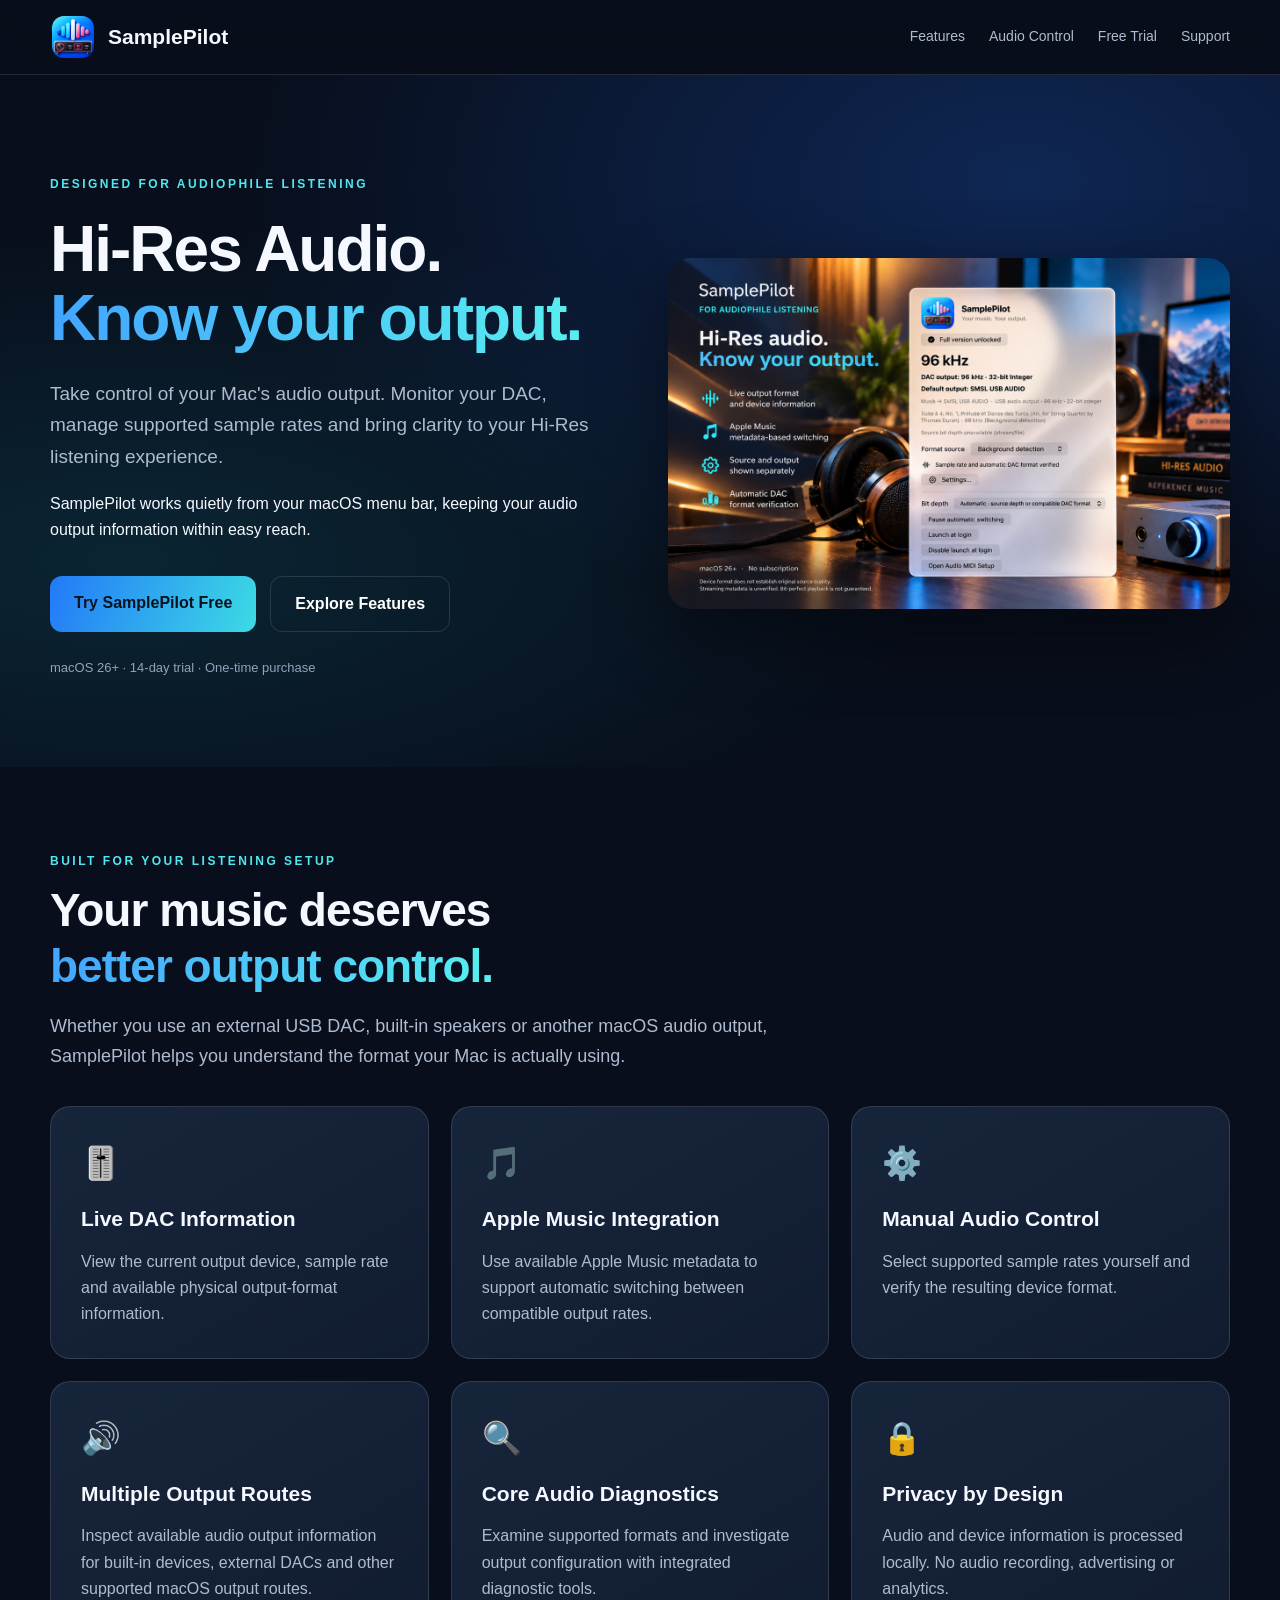
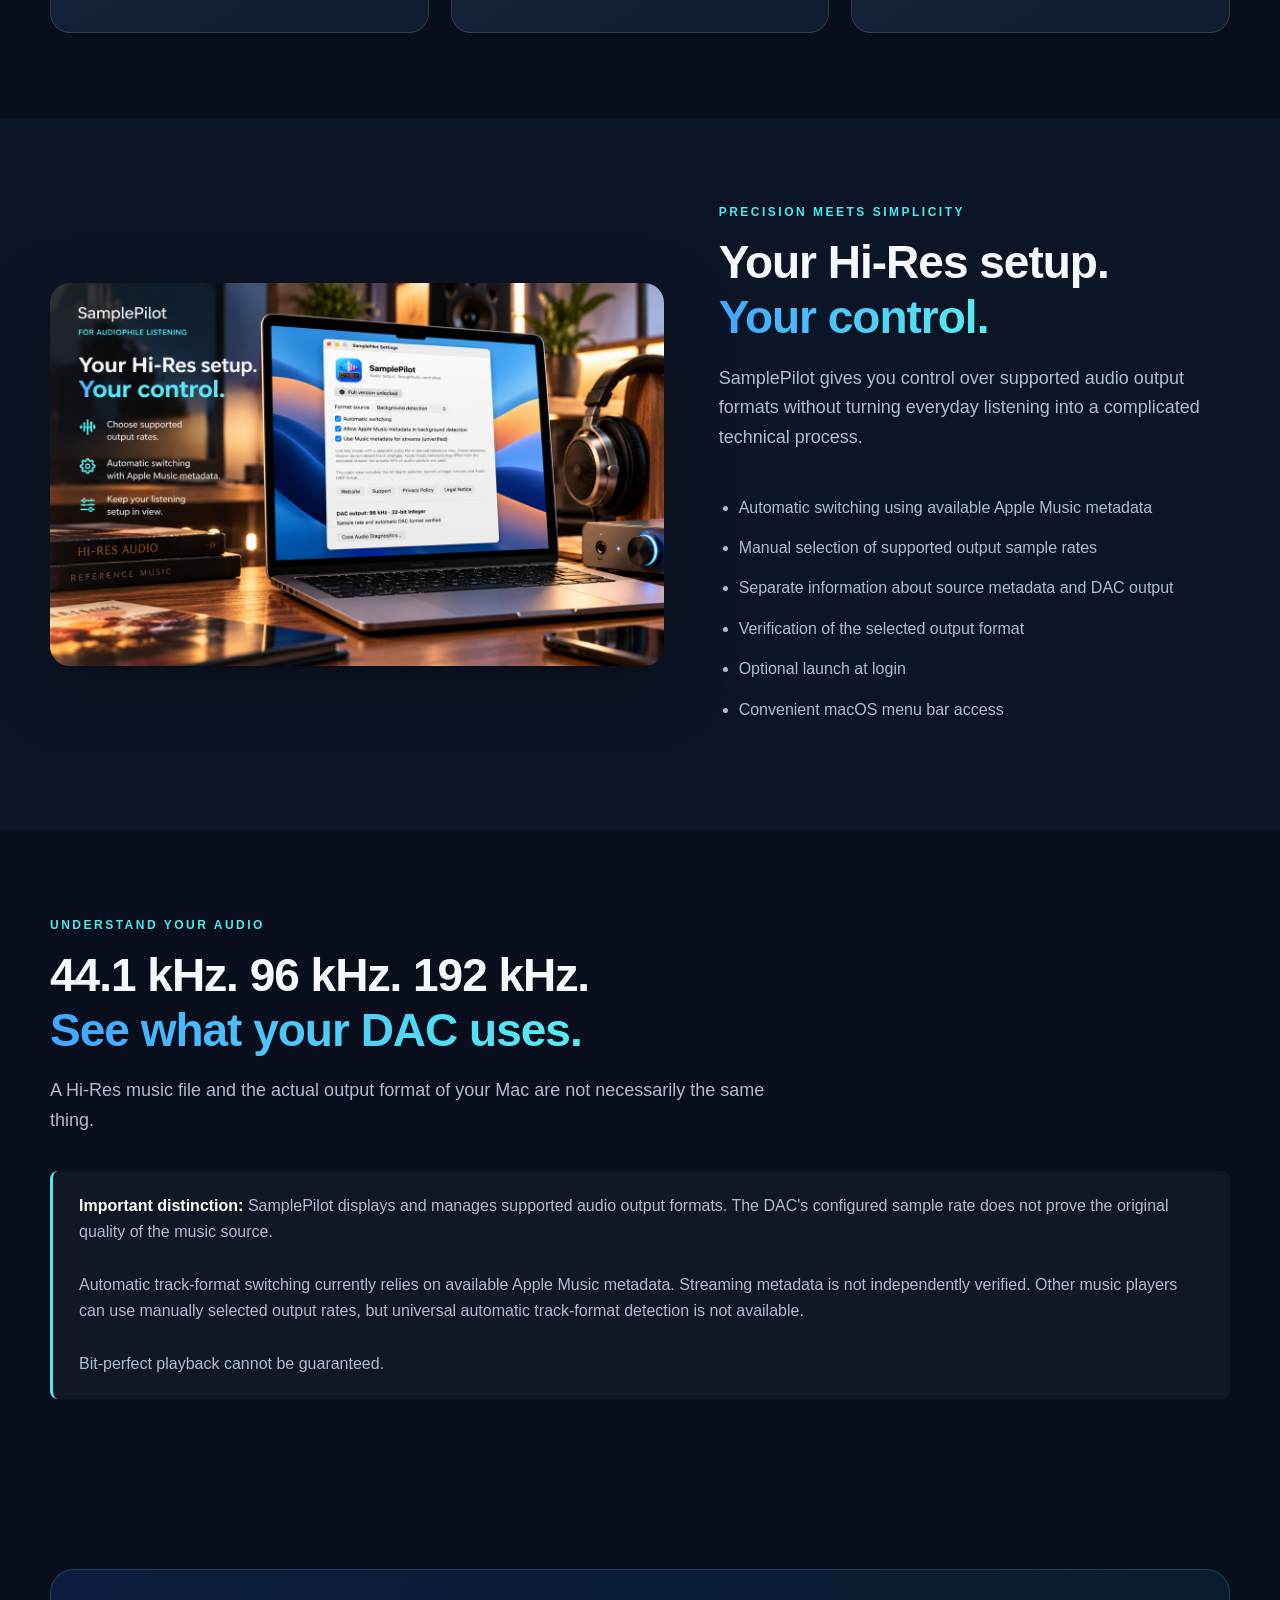
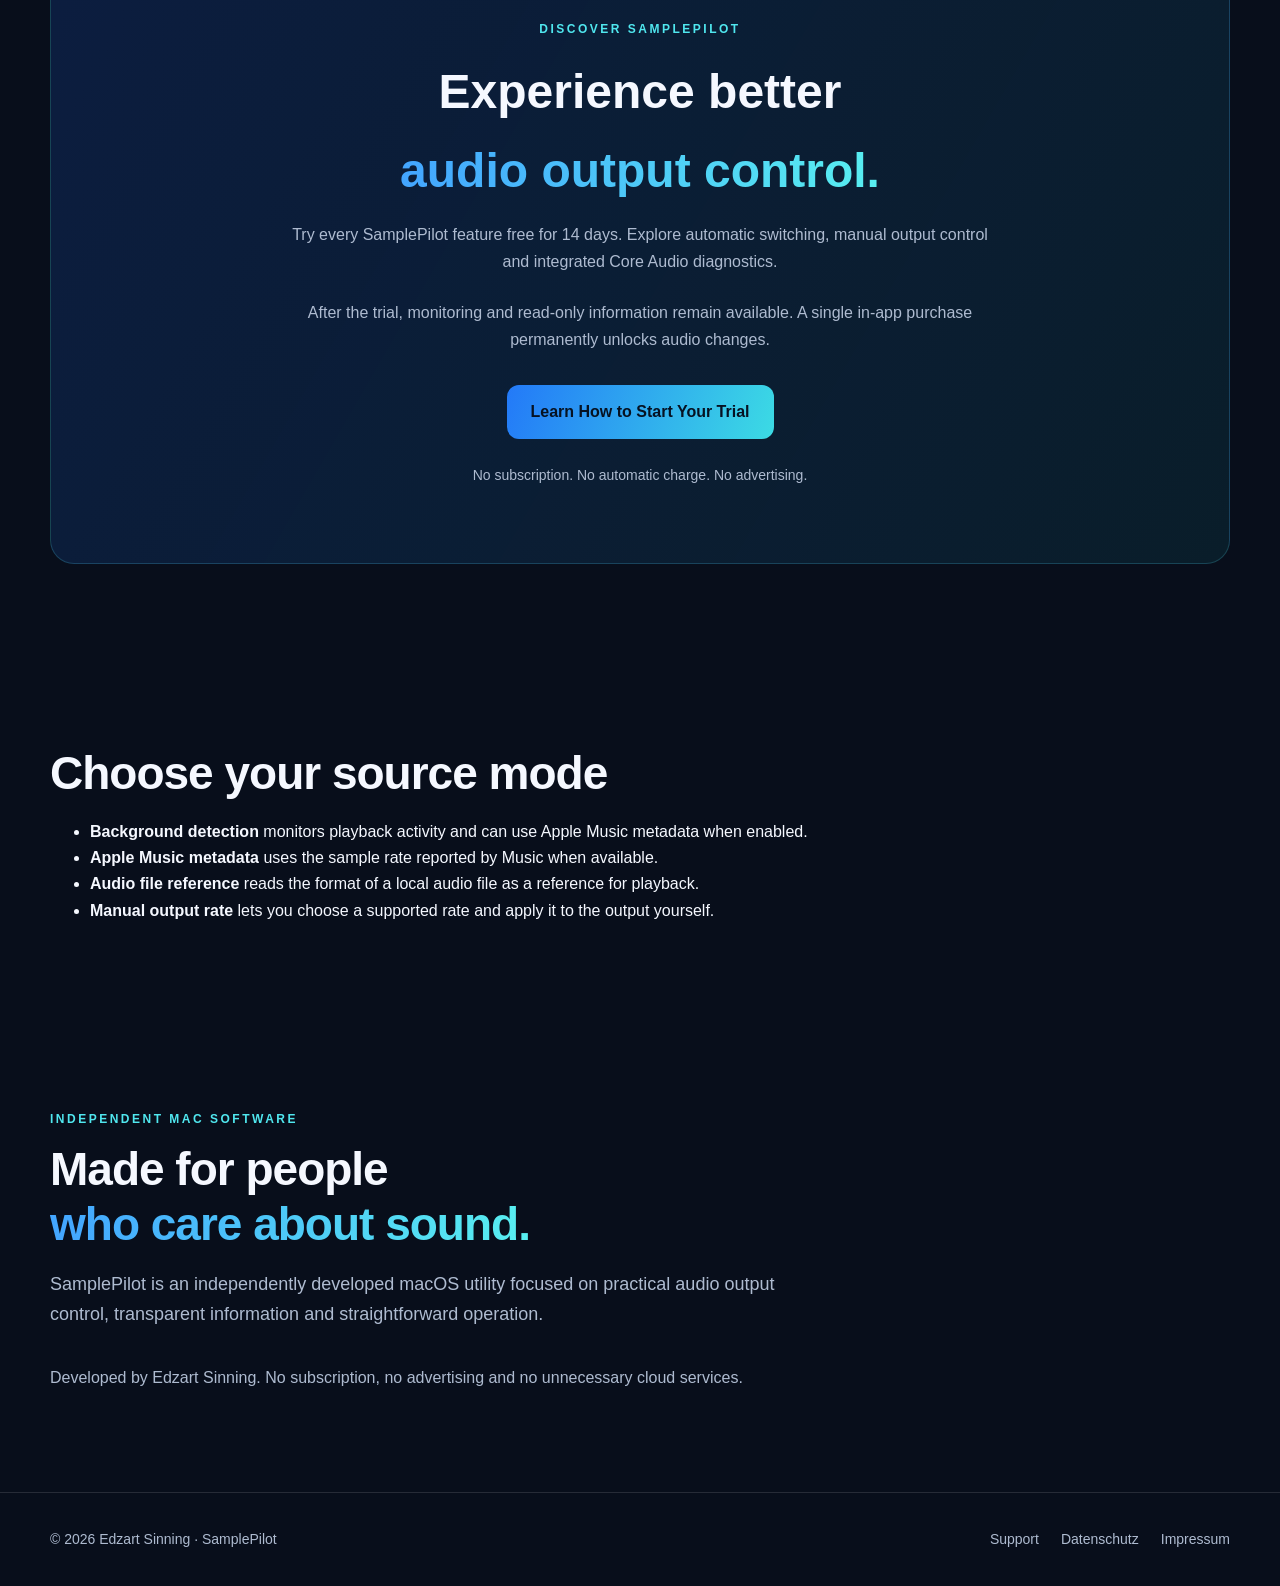
<file: index.html>
<!DOCTYPE html>
<html lang="en">
<head>
  <meta charset="UTF-8">
  <meta name="viewport" content="width=device-width, initial-scale=1">

  <title>SamplePilot – Hi-Res Audio Output Control for Mac</title>

  <meta name="description"
        content="SamplePilot helps audiophile Mac users monitor DAC output formats, manage supported sample rates and use Apple Music metadata for automatic switching. Free 14-day trial.">

  <meta name="theme-color" content="#080e1b">

  <link rel="canonical"
        href="https://edzartsinning-ui.github.io/samplepilot/">

  <link rel="icon"
        type="image/png"
        href="assets/samplepilot-64.png">

  <link rel="apple-touch-icon"
        href="assets/samplepilot-256.png">

  <meta property="og:type" content="website">
  <meta property="og:title"
        content="SamplePilot – Hi-Res Audio. Know Your Output.">
  <meta property="og:description"
        content="Monitor your Mac's DAC output format and manage supported sample rates with SamplePilot.">
  <meta property="og:url"
        content="https://edzartsinning-ui.github.io/samplepilot/">
  <meta property="og:image"
        content="https://edzartsinning-ui.github.io/samplepilot/assets/samplepilot-hero.png">

  <style>
    :root {
      --bg: #080e1b;
      --surface: #111c30;
      --surface2: #17253b;
      --text: #f5f8ff;
      --muted: #aebbd0;
      --cyan: #50e7ef;
      --blue: #438dff;
      --border: rgba(255,255,255,.12);
    }

    * {
      box-sizing: border-box;
    }

    html {
      scroll-behavior: smooth;
    }

    body {
      margin: 0;
      background: var(--bg);
      color: var(--text);
      font-family: -apple-system, BlinkMacSystemFont,
                   "Segoe UI", sans-serif;
      line-height: 1.65;
    }

    a {
      color: inherit;
    }

    .container {
      width: min(1180px, calc(100% - 44px));
      margin: auto;
    }

    header {
      position: sticky;
      top: 0;
      z-index: 20;
      background: rgba(8,14,27,.93);
      backdrop-filter: blur(18px);
      border-bottom: 1px solid var(--border);
    }

    .nav {
      display: flex;
      align-items: center;
      justify-content: space-between;
      gap: 20px;
      padding: 14px 0;
    }

    .brand {
      display: flex;
      align-items: center;
      gap: 12px;
      text-decoration: none;
      font-size: 21px;
      font-weight: 700;
    }

    .brand img {
      width: 46px;
      height: 46px;
      object-fit: contain;
      border-radius: 12px;
      clip-path: inset(2px round 12px);
    }

    nav {
      display: flex;
      gap: 24px;
      flex-wrap: wrap;
    }

    nav a {
      text-decoration: none;
      color: var(--muted);
      font-size: 14px;
    }

    nav a:hover {
      color: var(--cyan);
    }

    .hero {
      padding: 100px 0 75px;
      background:
        radial-gradient(
          ellipse at 80% 15%,
          rgba(35,113,255,.25),
          transparent 55%
        ),
        radial-gradient(
          ellipse at 10% 70%,
          rgba(30,205,225,.12),
          transparent 50%
        );
    }

    .hero-grid {
      display: grid;
      grid-template-columns: 1fr 1fr;
      align-items: center;
      gap: 55px;
    }

    .eyebrow {
      color: var(--cyan);
      text-transform: uppercase;
      font-size: 12px;
      letter-spacing: 2.5px;
      font-weight: 700;
    }

    h1 {
      font-size: clamp(42px, 5vw, 72px);
      line-height: 1.08;
      letter-spacing: -2px;
      margin: 20px 0 25px;
    }

    h1 span,
    .accent {
      background: linear-gradient(
        90deg,
        #43a5ff,
        #58eff0
      );
      -webkit-background-clip: text;
      background-clip: text;
      color: transparent;
    }

    .lead {
      color: var(--muted);
      font-size: 19px;
      max-width: 570px;
    }

    .buttons {
      display: flex;
      flex-wrap: wrap;
      gap: 14px;
      margin-top: 32px;
    }

    .button {
      display: inline-block;
      padding: 14px 24px;
      border-radius: 12px;
      text-decoration: none;
      font-weight: 650;
      background: linear-gradient(
        110deg,
        #2379f8,
        #3cdbe4
      );
      color: #061222;
      transition: transform .2s, opacity .2s;
    }

    .button:hover {
      transform: translateY(-2px);
      opacity: .9;
    }

    .button.secondary {
      background: transparent;
      color: white;
      border: 1px solid var(--border);
    }

    .hero-image {
      width: 100%;
      height: auto;
      display: block;
      border-radius: 22px;
      box-shadow: 0 25px 75px rgba(0,0,0,.45);
    }

    section {
      padding: 85px 0;
    }

    .section-title {
      font-size: clamp(30px, 4vw, 46px);
      line-height: 1.2;
      letter-spacing: -1px;
      margin: 12px 0 18px;
    }

    .section-intro {
      max-width: 740px;
      color: var(--muted);
      font-size: 18px;
      margin-bottom: 35px;
    }

    .features {
      display: grid;
      grid-template-columns: repeat(3, 1fr);
      gap: 22px;
    }

    .card {
      background: linear-gradient(
        150deg,
        var(--surface2),
        var(--surface)
      );
      border: 1px solid var(--border);
      border-radius: 20px;
      padding: 30px;
    }

    .card-icon {
      font-size: 32px;
      margin-bottom: 12px;
    }

    .card h3 {
      margin: 0 0 12px;
      font-size: 21px;
    }

    .card p {
      color: var(--muted);
      margin: 0;
    }

    .showcase {
      background: #0c1526;
    }

    .showcase-grid {
      display: grid;
      grid-template-columns: 1.2fr 1fr;
      align-items: center;
      gap: 55px;
    }

    .showcase img {
      width: 100%;
      height: auto;
      display: block;
      border-radius: 20px;
      box-shadow: 0 20px 60px rgba(0,0,0,.35);
    }

    .feature-list {
      padding-left: 20px;
      color: var(--muted);
    }

    .feature-list li {
      padding: 7px 0;
    }

    .highlight {
      background: linear-gradient(
        120deg,
        rgba(32,100,230,.18),
        rgba(30,220,225,.08)
      );
      border: 1px solid rgba(80,220,240,.2);
      border-radius: 24px;
      padding: 50px;
      text-align: center;
    }

    .highlight h2 {
      font-size: clamp(30px, 4vw, 48px);
      margin: 12px 0;
    }

    .highlight p {
      color: var(--muted);
      max-width: 720px;
      margin: 0 auto 25px;
    }

    .note {
      background: rgba(255,255,255,.035);
      border-left: 3px solid var(--cyan);
      padding: 22px 26px;
      border-radius: 8px;
      color: var(--muted);
    }

    .note strong {
      color: white;
    }

    footer {
      border-top: 1px solid var(--border);
      padding: 35px 0;
      color: var(--muted);
      font-size: 14px;
    }

    .footer-grid {
      display: flex;
      justify-content: space-between;
      align-items: center;
      gap: 20px;
      flex-wrap: wrap;
    }

    .footer-links {
      display: flex;
      gap: 22px;
      flex-wrap: wrap;
    }

    .footer-links a {
      text-decoration: none;
    }

    .footer-links a:hover {
      color: var(--cyan);
    }

    @media (max-width: 850px) {
      .hero-grid,
      .showcase-grid {
        grid-template-columns: 1fr;
      }

      .features {
        grid-template-columns: 1fr;
      }

      .hero {
        padding-top: 65px;
      }

      .hero-image {
        max-width: 650px;
      }

      .highlight {
        padding: 30px 20px;
      }

      .nav {
        align-items: flex-start;
        flex-direction: column;
      }

      nav {
        gap: 16px;
      }
    }

    @media (prefers-reduced-motion: reduce) {
      html {
        scroll-behavior: auto;
      }

      .button {
        transition: none;
      }
    }
  </style>
</head>

<body>

<header>
  <div class="container nav">

    <a class="brand" href="index.html">
      <img
        src="assets/samplepilot-128.png"
        alt="SamplePilot icon">
      SamplePilot
    </a>

    <nav aria-label="Main navigation">
      <a href="#features">Features</a>
      <a href="#control">Audio Control</a>
      <a href="#trial">Free Trial</a>
      <a href="support.html">Support</a>
    </nav>

  </div>
</header>

<main>

  <!-- HERO -->

  <section class="hero">
    <div class="container hero-grid">

      <div>
        <div class="eyebrow">
          Designed for audiophile listening
        </div>

        <h1>
          Hi-Res Audio.<br>
          <span>Know your output.</span>
        </h1>

        <p class="lead">
          Take control of your Mac's audio output.
          Monitor your DAC, manage supported sample
          rates and bring clarity to your Hi-Res
          listening experience.
        </p>

        <p>
          SamplePilot works quietly from your macOS
          menu bar, keeping your audio output
          information within easy reach.
        </p>

        <div class="buttons">

          <a class="button" href="#trial">
            Try SamplePilot Free
          </a>

          <a class="button secondary" href="#features">
            Explore Features
          </a>

        </div>

        <p style="color:#91a3ba;font-size:13px;margin-top:25px">
          macOS 26+ · 14-day trial · One-time purchase
        </p>
      </div>

      <div>
        <img
          class="hero-image"
          src="assets/samplepilot-hero.png"
          alt="SamplePilot showing Hi-Res DAC output information"
          width="2560"
          height="1600">
      </div>

    </div>
  </section>


  <!-- FEATURES -->

  <section id="features">
    <div class="container">

      <div class="eyebrow">
        Built for your listening setup
      </div>

      <h2 class="section-title">
        Your music deserves<br>
        <span class="accent">
          better output control.
        </span>
      </h2>

      <p class="section-intro">
        Whether you use an external USB DAC,
        built-in speakers or another macOS audio
        output, SamplePilot helps you understand
        the format your Mac is actually using.
      </p>

      <div class="features">

        <article class="card">
          <div class="card-icon">🎚️</div>
          <h3>Live DAC Information</h3>
          <p>
            View the current output device,
            sample rate and available physical
            output-format information.
          </p>
        </article>

        <article class="card">
          <div class="card-icon">🎵</div>
          <h3>Apple Music Integration</h3>
          <p>
            Use available Apple Music metadata
            to support automatic switching
            between compatible output rates.
          </p>
        </article>

        <article class="card">
          <div class="card-icon">⚙️</div>
          <h3>Manual Audio Control</h3>
          <p>
            Select supported sample rates
            yourself and verify the resulting
            device format.
          </p>
        </article>

        <article class="card">
          <div class="card-icon">🔊</div>
          <h3>Multiple Output Routes</h3>
          <p>
            Inspect available audio output
            information for built-in devices,
            external DACs and other supported
            macOS output routes.
          </p>
        </article>

        <article class="card">
          <div class="card-icon">🔍</div>
          <h3>Core Audio Diagnostics</h3>
          <p>
            Examine supported formats and
            investigate output configuration
            with integrated diagnostic tools.
          </p>
        </article>

        <article class="card">
          <div class="card-icon">🔒</div>
          <h3>Privacy by Design</h3>
          <p>
            Audio and device information
            is processed locally.
            No audio recording, advertising
            or analytics.
          </p>
        </article>

      </div>
    </div>
  </section>


  <!-- SHOWCASE -->

  <section class="showcase" id="control">
    <div class="container showcase-grid">

      <div>
        <img
          src="assets/samplepilot-settings.png"
          alt="SamplePilot settings and automatic sample-rate switching"
          width="2560"
          height="1600"
          loading="lazy">
      </div>

      <div>

        <div class="eyebrow">
          Precision meets simplicity
        </div>

        <h2 class="section-title">
          Your Hi-Res setup.<br>
          <span class="accent">
            Your control.
          </span>
        </h2>

        <p class="section-intro">
          SamplePilot gives you control over
          supported audio output formats without
          turning everyday listening into a
          complicated technical process.
        </p>

        <ul class="feature-list">

          <li>
            Automatic switching using available
            Apple Music metadata
          </li>

          <li>
            Manual selection of supported
            output sample rates
          </li>

          <li>
            Separate information about
            source metadata and DAC output
          </li>

          <li>
            Verification of the selected
            output format
          </li>

          <li>
            Optional launch at login
          </li>

          <li>
            Convenient macOS menu bar access
          </li>

        </ul>

      </div>
    </div>
  </section>


  <!-- AUDIO QUALITY -->

  <section>
    <div class="container">

      <div class="eyebrow">
        Understand your audio
      </div>

      <h2 class="section-title">
        44.1 kHz. 96 kHz. 192 kHz.<br>
        <span class="accent">
          See what your DAC uses.
        </span>
      </h2>

      <p class="section-intro">
        A Hi-Res music file and the actual
        output format of your Mac are not
        necessarily the same thing.
      </p>

      <div class="note">

        <strong>Important distinction:</strong>

        SamplePilot displays and manages supported
        audio output formats. The DAC's configured
        sample rate does not prove the original
        quality of the music source.

        <br><br>

        Automatic track-format switching currently
        relies on available Apple Music metadata.
        Streaming metadata is not independently
        verified.

        Other music players can use manually
        selected output rates, but universal
        automatic track-format detection is
        not available.

        <br><br>

        Bit-perfect playback cannot be guaranteed.

      </div>

    </div>
  </section>


  <!-- FREE TRIAL -->

  <section id="trial">
    <div class="container">

      <div class="highlight">

        <div class="eyebrow">
          Discover SamplePilot
        </div>

        <h2>
          Experience better<br>
          <span class="accent">
            audio output control.
          </span>
        </h2>

        <p>
          Try every SamplePilot feature free
          for 14 days.

          Explore automatic switching,
          manual output control and
          integrated Core Audio diagnostics.
        </p>

        <p>
          After the trial, monitoring and
          read-only information remain available.

          A single in-app purchase permanently
          unlocks audio changes.
        </p>

        <div class="buttons"
             style="justify-content:center">

          <a class="button"
             href="support.html">
            Learn How to Start Your Trial
          </a>

        </div>

        <p style="font-size:14px;margin-top:25px">
          No subscription. No automatic charge.
          No advertising.
        </p>

      </div>
    </div>
  </section>


  <section><div class="container"><h2 class="section-title">Choose your source mode</h2><ul><li><strong>Background detection</strong> monitors playback activity and can use Apple Music metadata when enabled.</li><li><strong>Apple Music metadata</strong> uses the sample rate reported by Music when available.</li><li><strong>Audio file reference</strong> reads the format of a local audio file as a reference for playback.</li><li><strong>Manual output rate</strong> lets you choose a supported rate and apply it to the output yourself.</li></ul></div></section>

<!-- DEVELOPER -->

  <section>
    <div class="container">

      <div class="eyebrow">
        Independent Mac software
      </div>

      <h2 class="section-title">
        Made for people<br>
        <span class="accent">
          who care about sound.
        </span>
      </h2>

      <p class="section-intro">
        SamplePilot is an independently developed
        macOS utility focused on practical audio
        output control, transparent information
        and straightforward operation.
      </p>

      <p style="color:var(--muted)">
        Developed by Edzart Sinning.
        No subscription, no advertising
        and no unnecessary cloud services.
      </p>

    </div>
  </section>

</main>


<!-- FOOTER -->

<footer>
  <div class="container footer-grid">

    <div>
      © 2026 Edzart Sinning · SamplePilot
    </div>

    <div class="footer-links">
      <a href="support.html">Support</a>
      <a href="privacy.html">Datenschutz</a>
      <a href="imprint.html">Impressum</a>
    </div>

  </div>
</footer>

</body>
</html>
</file>
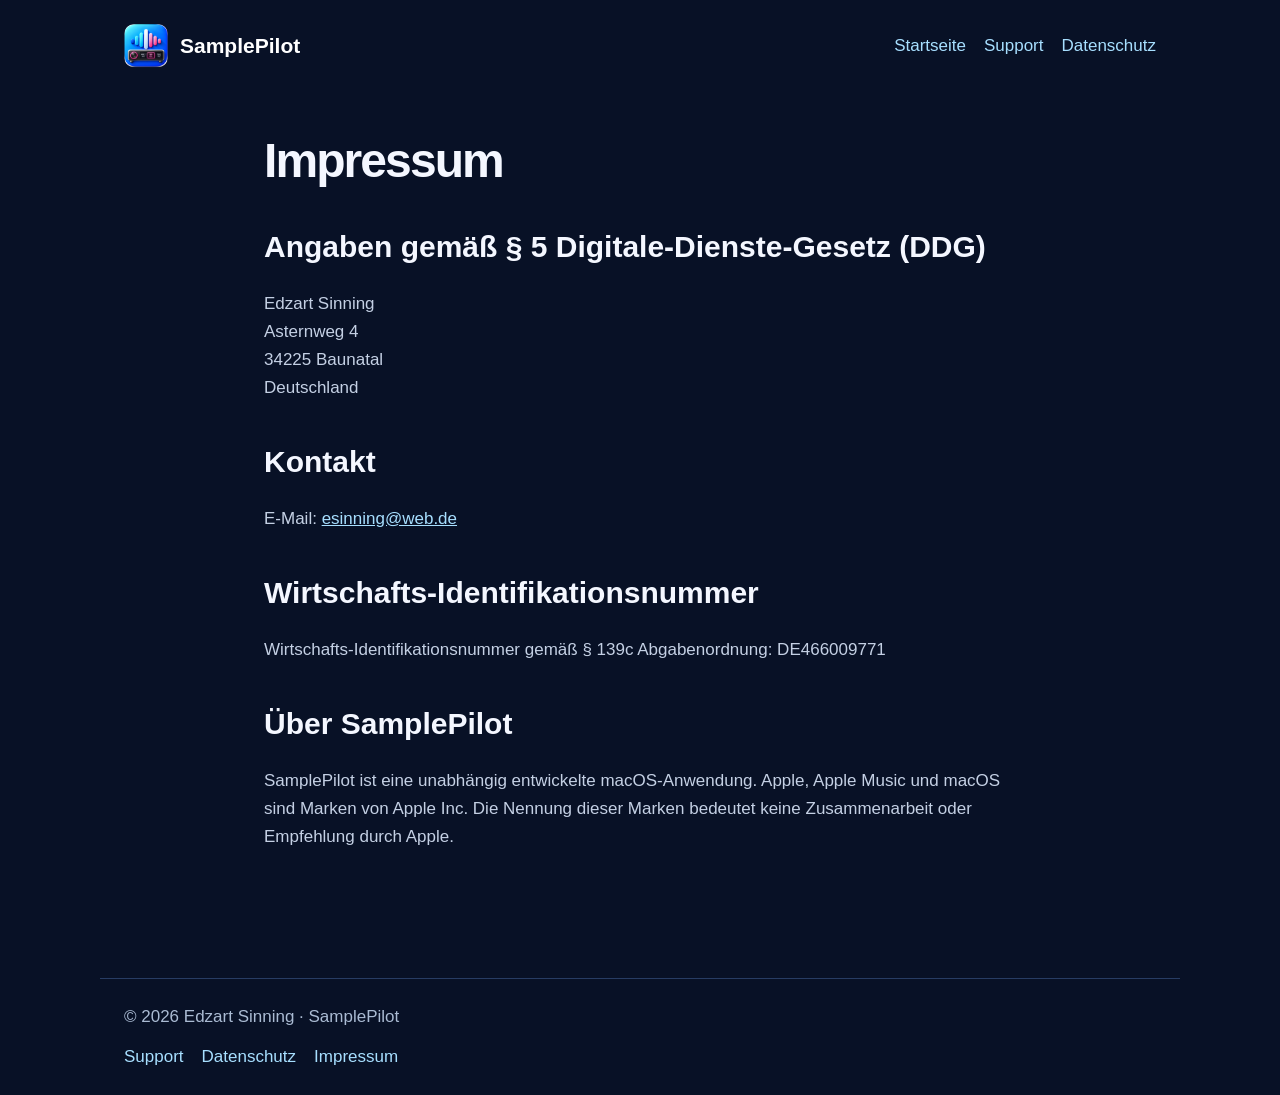
<file: imprint.html>
<!doctype html>
<html lang="de"><head><meta charset="utf-8"><meta name="viewport" content="width=device-width, initial-scale=1"><title>Impressum – SamplePilot</title><meta name="description" content="Impressum und Kontaktinformationen für SamplePilot und Edzart Sinning."><link rel="icon" href="assets/samplepilot-64.png"><link rel="stylesheet" href="assets/style.css"></head>
<body><a class="skip" href="#content">Zum Inhalt</a><header><a class="brand" href="index.html"><img src="assets/samplepilot-128.png" alt="">SamplePilot</a><nav aria-label="Hauptnavigation"><a href="index.html">Startseite</a><a href="support.html">Support</a><a href="privacy.html">Datenschutz</a></nav></header><main id="content" class="prose"><h1>Impressum</h1><h2>Angaben gemäß § 5 Digitale-Dienste-Gesetz (DDG)</h2>
<p>Edzart Sinning<br>Asternweg 4<br>34225 Baunatal<br>Deutschland</p>
<h2>Kontakt</h2><p>E-Mail: <a href="mailto:esinning@web.de">esinning@web.de</a></p>
<h2>Wirtschafts-Identifikationsnummer</h2><p>Wirtschafts-Identifikationsnummer gemäß § 139c Abgabenordnung: DE466009771</p>
<h2>Über SamplePilot</h2><p>SamplePilot ist eine unabhängig entwickelte macOS-Anwendung. Apple, Apple Music und macOS sind Marken von Apple Inc. Die Nennung dieser Marken bedeutet keine Zusammenarbeit oder Empfehlung durch Apple.</p></main><footer>© 2026 Edzart Sinning · SamplePilot<nav aria-label="Rechtliches und Support"><a href="support.html">Support</a><a href="privacy.html">Datenschutz</a><a href="imprint.html">Impressum</a></nav></footer></body></html>
</file>
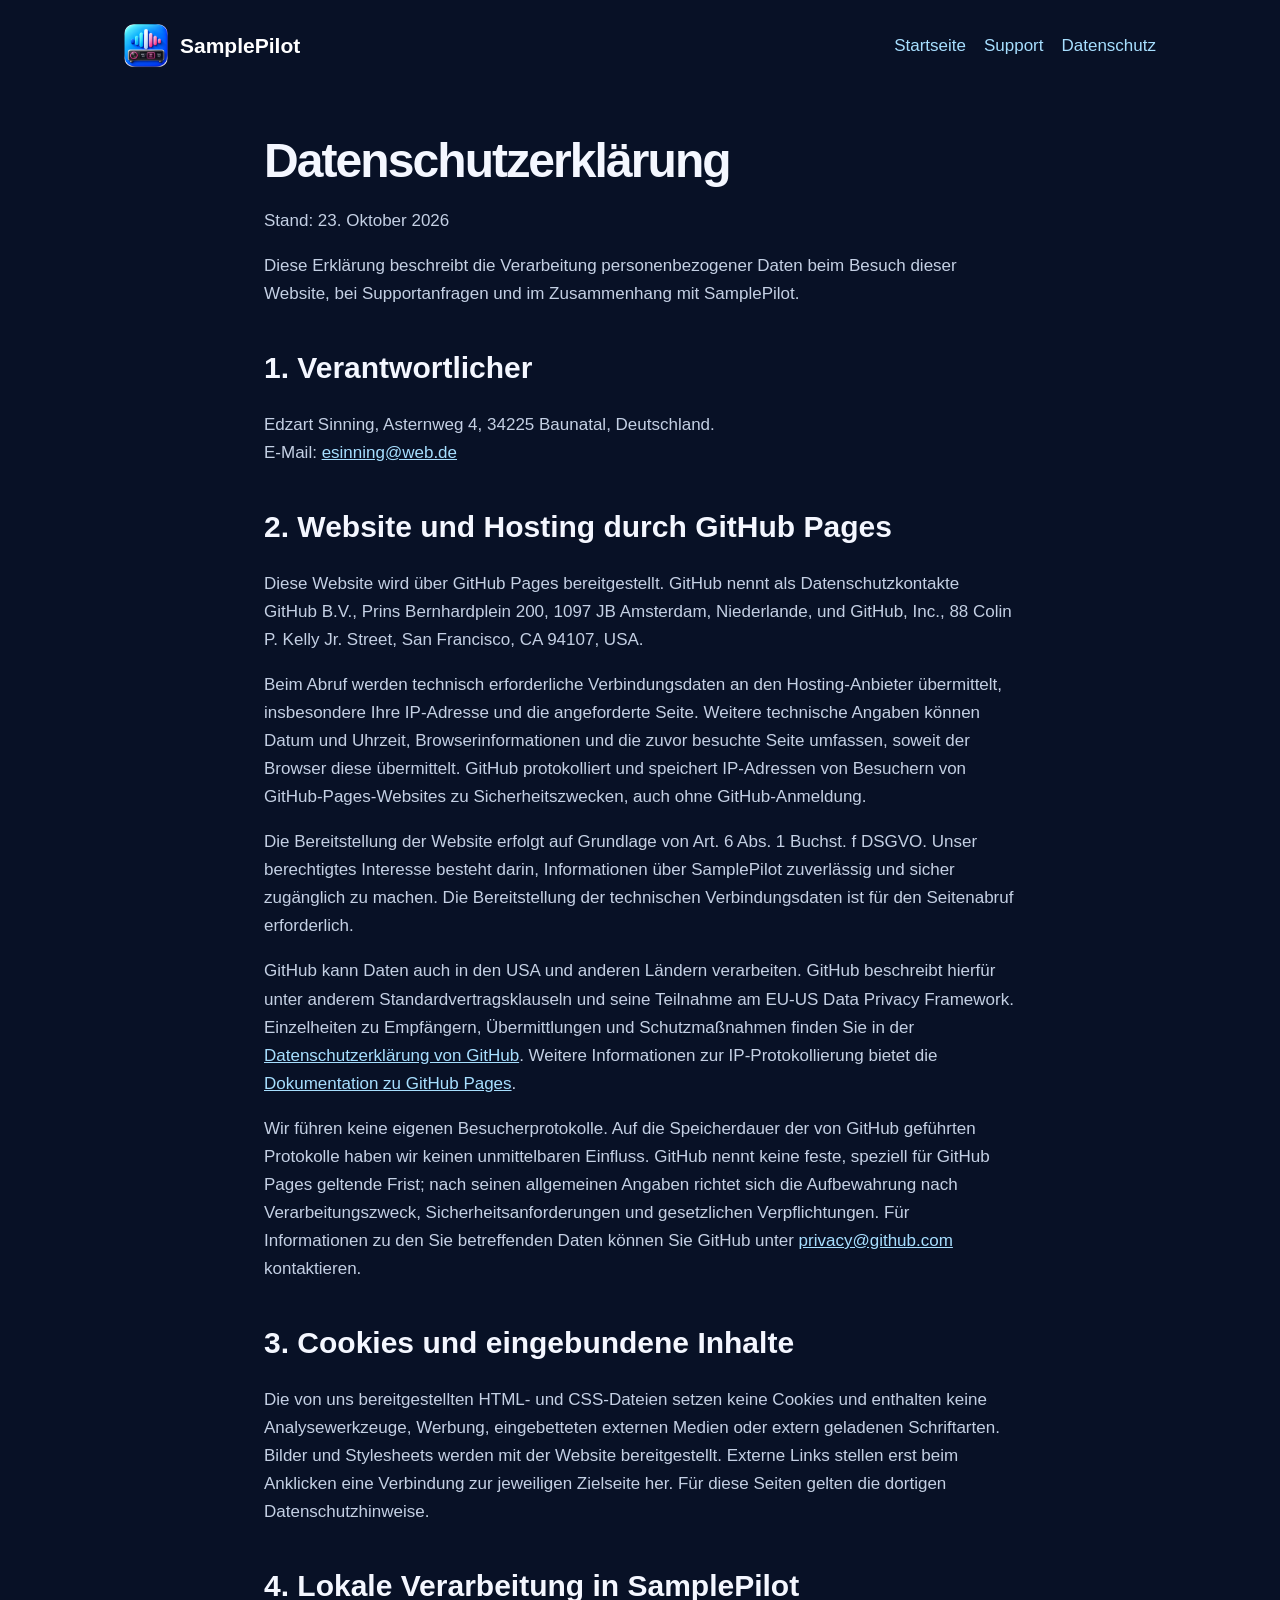
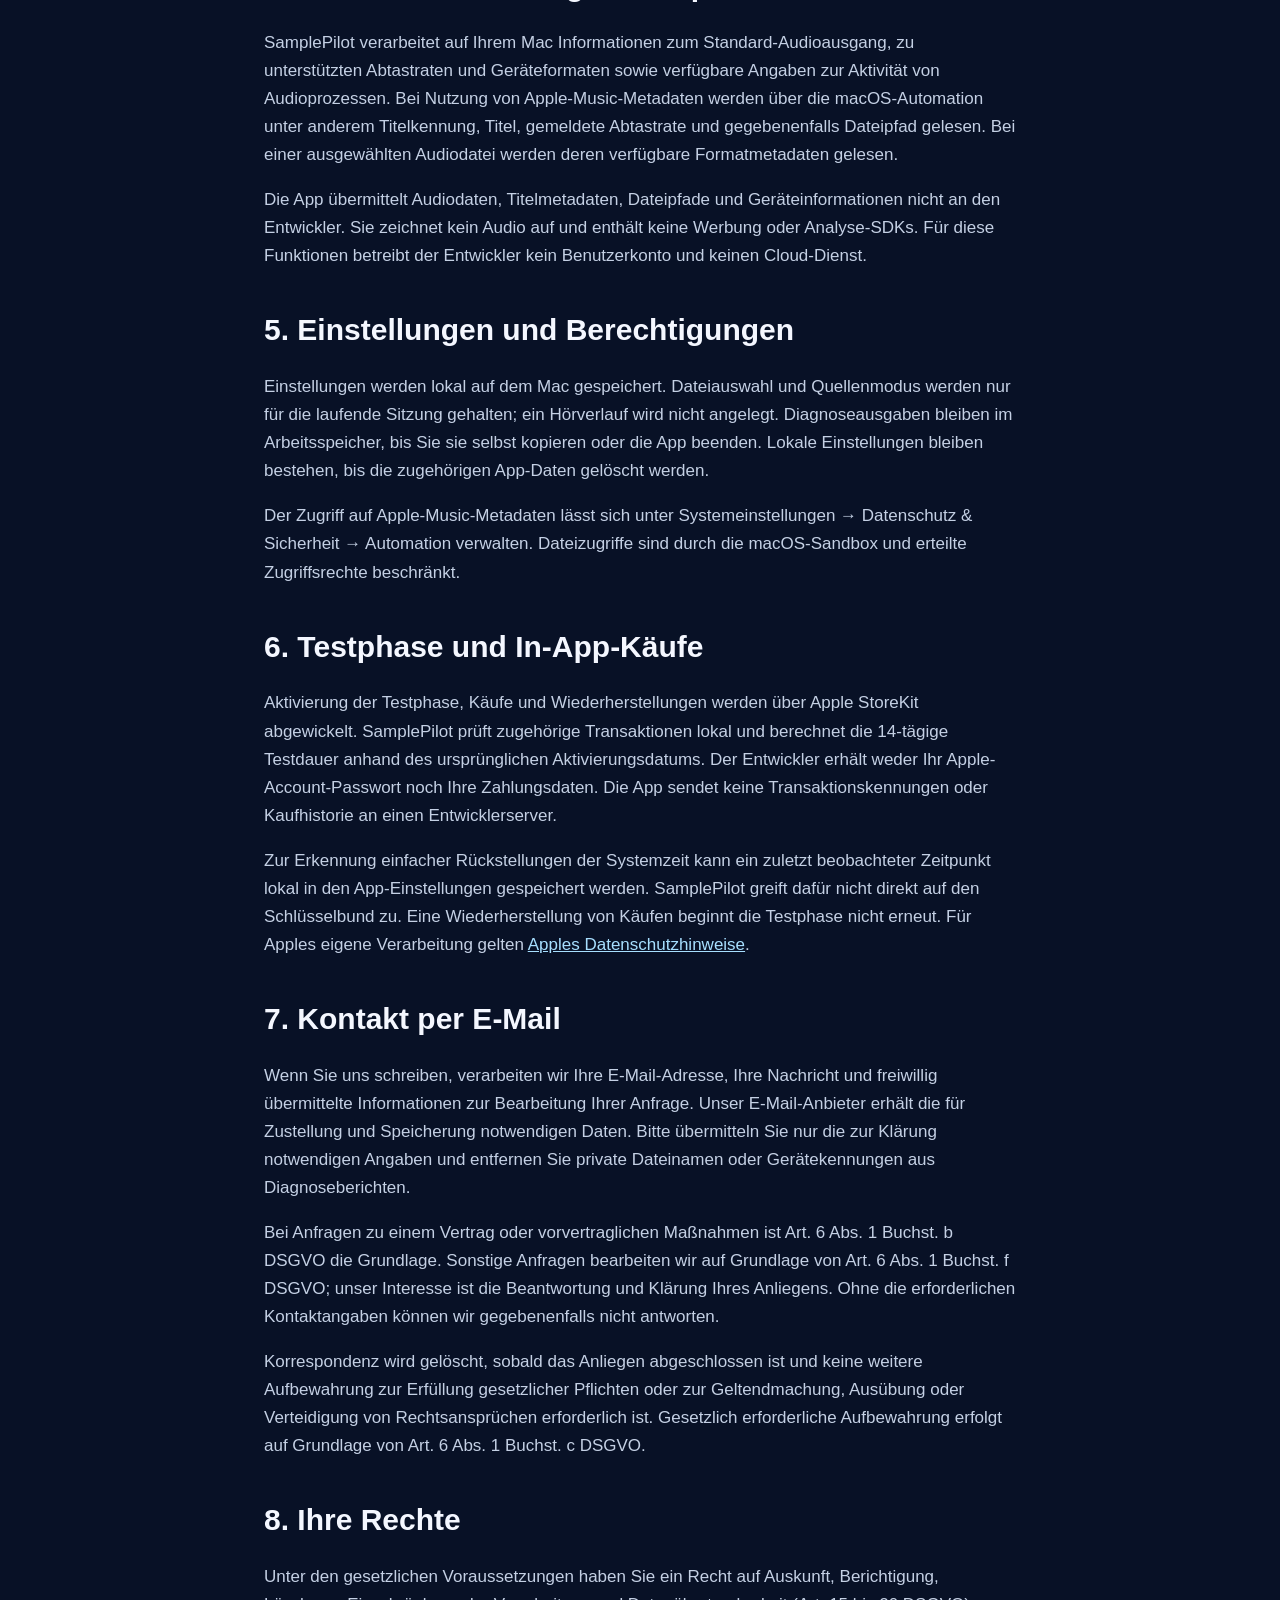
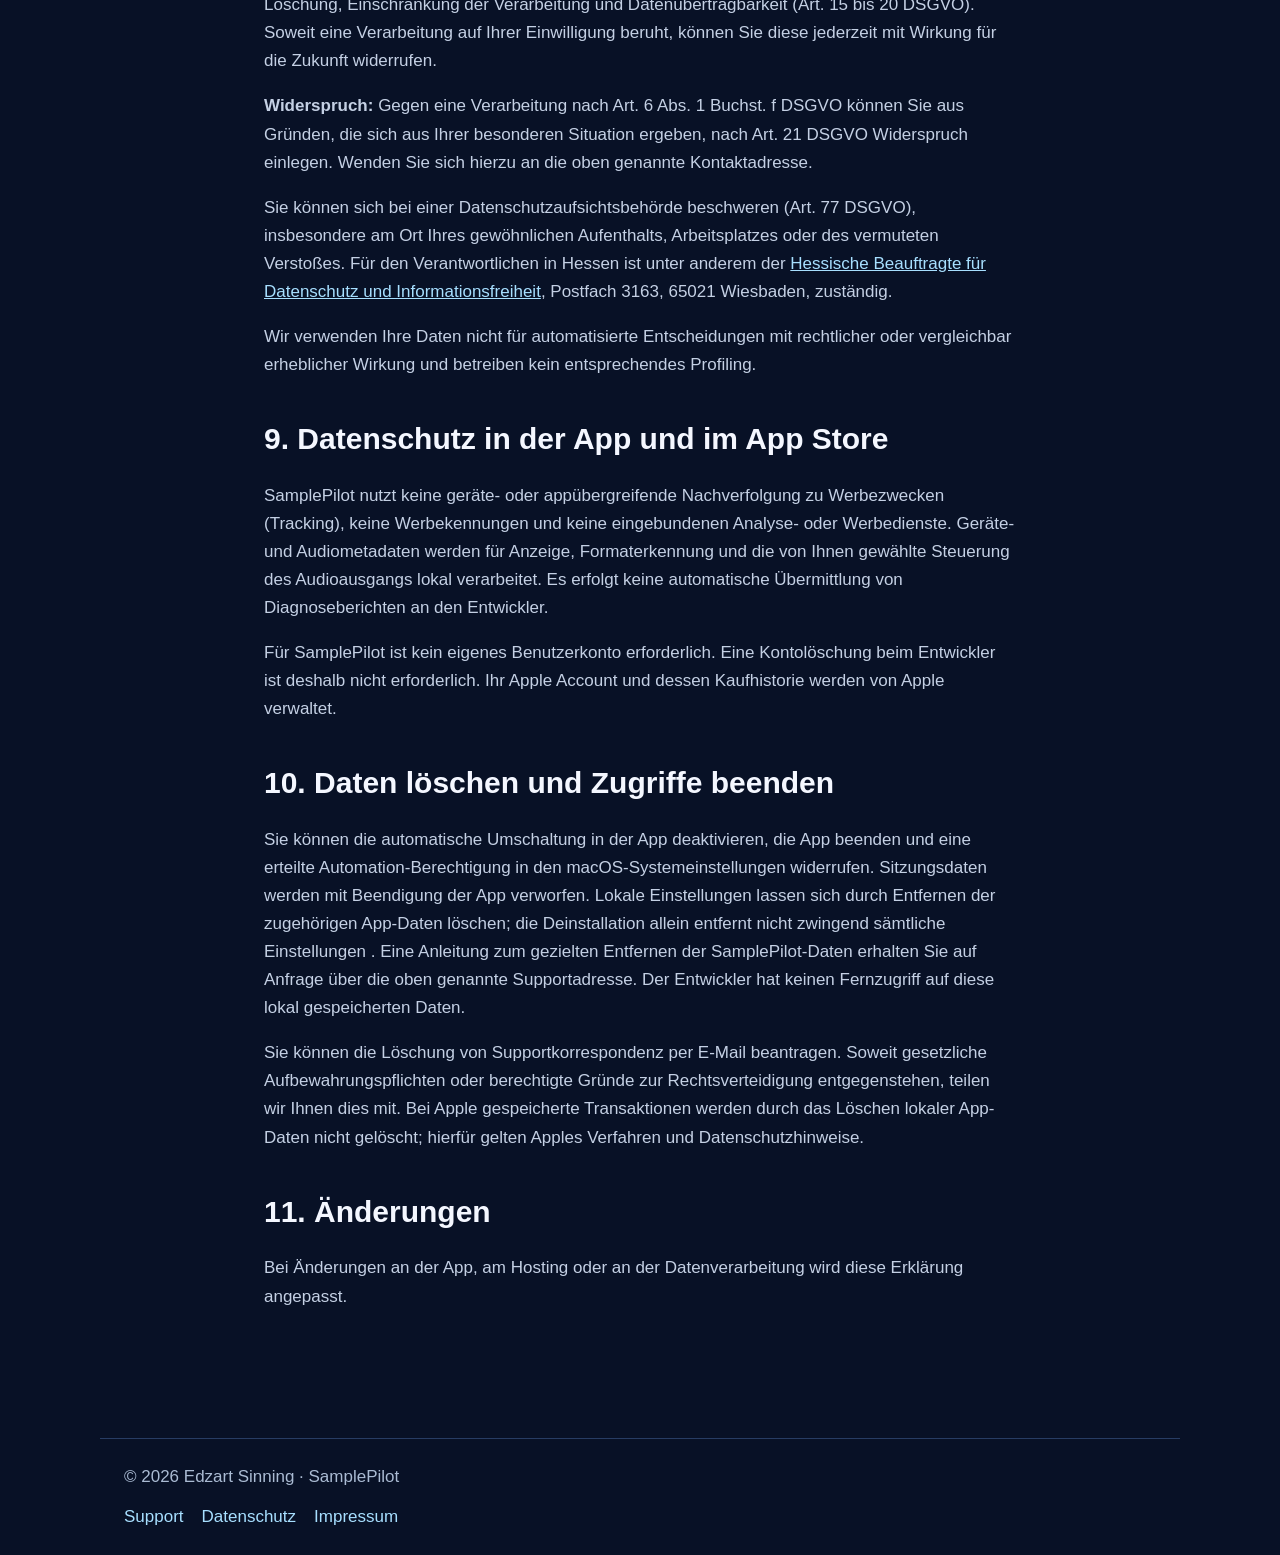
<file: privacy.html>
<!doctype html>
<html lang="de"><head><meta charset="utf-8"><meta name="viewport" content="width=device-width, initial-scale=1"><title>Datenschutzerklärung – SamplePilot</title><meta name="description" content="Datenschutz für SamplePilot: lokale Audioverarbeitung, Apple StoreKit, Testphase, lokale Einstellungen, Support und GitHub Pages."><link rel="icon" href="assets/samplepilot-64.png"><link rel="stylesheet" href="assets/style.css"></head>
<body><a class="skip" href="#content">Zum Inhalt</a><header><a class="brand" href="index.html"><img src="assets/samplepilot-128.png" alt="">SamplePilot</a><nav aria-label="Hauptnavigation"><a href="index.html">Startseite</a><a href="support.html">Support</a><a href="privacy.html">Datenschutz</a></nav></header><main id="content" class="prose"><h1>Datenschutzerklärung</h1><p>Stand: 23. Oktober 2026</p>
<p>Diese Erklärung beschreibt die Verarbeitung personenbezogener Daten beim Besuch dieser Website, bei Supportanfragen und im Zusammenhang mit SamplePilot.</p>
<h2>1. Verantwortlicher</h2><p>Edzart Sinning, Asternweg 4, 34225 Baunatal, Deutschland.<br>E-Mail: <a href="mailto:esinning@web.de">esinning@web.de</a></p>
<h2>2. Website und Hosting durch GitHub Pages</h2>
<p>Diese Website wird über GitHub Pages bereitgestellt. GitHub nennt als Datenschutzkontakte GitHub B.V., Prins Bernhardplein 200, 1097 JB Amsterdam, Niederlande, und GitHub, Inc., 88 Colin P. Kelly Jr. Street, San Francisco, CA 94107, USA.</p>
<p>Beim Abruf werden technisch erforderliche Verbindungsdaten an den Hosting-Anbieter übermittelt, insbesondere Ihre IP-Adresse und die angeforderte Seite. Weitere technische Angaben können Datum und Uhrzeit, Browserinformationen und die zuvor besuchte Seite umfassen, soweit der Browser diese übermittelt. GitHub protokolliert und speichert IP-Adressen von Besuchern von GitHub-Pages-Websites zu Sicherheitszwecken, auch ohne GitHub-Anmeldung.</p>
<p>Die Bereitstellung der Website erfolgt auf Grundlage von Art. 6 Abs. 1 Buchst. f DSGVO. Unser berechtigtes Interesse besteht darin, Informationen über SamplePilot zuverlässig und sicher zugänglich zu machen. Die Bereitstellung der technischen Verbindungsdaten ist für den Seitenabruf erforderlich.</p>
<p>GitHub kann Daten auch in den USA und anderen Ländern verarbeiten. GitHub beschreibt hierfür unter anderem Standardvertragsklauseln und seine Teilnahme am EU-US Data Privacy Framework. Einzelheiten zu Empfängern, Übermittlungen und Schutzmaßnahmen finden Sie in der <a href="https://docs.github.com/en/site-policy/privacy-policies/github-general-privacy-statement">Datenschutzerklärung von GitHub</a>. Weitere Informationen zur IP-Protokollierung bietet die <a href="https://docs.github.com/en/pages/getting-started-with-github-pages/what-is-github-pages#data-collection">Dokumentation zu GitHub Pages</a>.</p>
<p>Wir führen keine eigenen Besucherprotokolle. Auf die Speicherdauer der von GitHub geführten Protokolle haben wir keinen unmittelbaren Einfluss. GitHub nennt keine feste, speziell für GitHub Pages geltende Frist; nach seinen allgemeinen Angaben richtet sich die Aufbewahrung nach Verarbeitungszweck, Sicherheitsanforderungen und gesetzlichen Verpflichtungen. Für Informationen zu den Sie betreffenden Daten können Sie GitHub unter <a href="mailto:privacy@github.com">privacy@github.com</a> kontaktieren.</p>
<h2>3. Cookies und eingebundene Inhalte</h2><p>Die von uns bereitgestellten HTML- und CSS-Dateien setzen keine Cookies und enthalten keine Analysewerkzeuge, Werbung, eingebetteten externen Medien oder extern geladenen Schriftarten. Bilder und Stylesheets werden mit der Website bereitgestellt. Externe Links stellen erst beim Anklicken eine Verbindung zur jeweiligen Zielseite her. Für diese Seiten gelten die dortigen Datenschutzhinweise.</p>
<h2>4. Lokale Verarbeitung in SamplePilot</h2><p>SamplePilot verarbeitet auf Ihrem Mac Informationen zum Standard-Audioausgang, zu unterstützten Abtastraten und Geräteformaten sowie verfügbare Angaben zur Aktivität von Audioprozessen. Bei Nutzung von Apple-Music-Metadaten werden über die macOS-Automation unter anderem Titelkennung, Titel, gemeldete Abtastrate und gegebenenfalls Dateipfad gelesen. Bei einer ausgewählten Audiodatei werden deren verfügbare Formatmetadaten gelesen.</p>
<p>Die App übermittelt Audiodaten, Titelmetadaten, Dateipfade und Geräteinformationen nicht an den Entwickler. Sie zeichnet kein Audio auf und enthält keine Werbung oder Analyse-SDKs. Für diese Funktionen betreibt der Entwickler kein Benutzerkonto und keinen Cloud-Dienst.</p>
<h2>5. Einstellungen und Berechtigungen</h2><p>Einstellungen werden lokal auf dem Mac gespeichert. Dateiauswahl und Quellenmodus werden nur für die laufende Sitzung gehalten; ein Hörverlauf wird nicht angelegt. Diagnoseausgaben bleiben im Arbeitsspeicher, bis Sie sie selbst kopieren oder die App beenden. Lokale Einstellungen bleiben bestehen, bis die zugehörigen App-Daten gelöscht werden.</p><p>Der Zugriff auf Apple-Music-Metadaten lässt sich unter Systemeinstellungen → Datenschutz &amp; Sicherheit → Automation verwalten. Dateizugriffe sind durch die macOS-Sandbox und erteilte Zugriffsrechte beschränkt.</p>
<h2>6. Testphase und In-App-Käufe</h2><p>Aktivierung der Testphase, Käufe und Wiederherstellungen werden über Apple StoreKit abgewickelt. SamplePilot prüft zugehörige Transaktionen lokal und berechnet die 14-tägige Testdauer anhand des ursprünglichen Aktivierungsdatums. Der Entwickler erhält weder Ihr Apple-Account-Passwort noch Ihre Zahlungsdaten. Die App sendet keine Transaktionskennungen oder Kaufhistorie an einen Entwicklerserver.</p><p>Zur Erkennung einfacher Rückstellungen der Systemzeit kann ein zuletzt beobachteter Zeitpunkt lokal in den App-Einstellungen gespeichert werden. SamplePilot greift dafür nicht direkt auf den Schlüsselbund zu. Eine Wiederherstellung von Käufen beginnt die Testphase nicht erneut. Für Apples eigene Verarbeitung gelten <a href="https://www.apple.com/legal/privacy/de-ww/">Apples Datenschutzhinweise</a>.</p>
<h2>7. Kontakt per E-Mail</h2><p>Wenn Sie uns schreiben, verarbeiten wir Ihre E-Mail-Adresse, Ihre Nachricht und freiwillig übermittelte Informationen zur Bearbeitung Ihrer Anfrage. Unser E-Mail-Anbieter erhält die für Zustellung und Speicherung notwendigen Daten. Bitte übermitteln Sie nur die zur Klärung notwendigen Angaben und entfernen Sie private Dateinamen oder Gerätekennungen aus Diagnoseberichten.</p><p>Bei Anfragen zu einem Vertrag oder vorvertraglichen Maßnahmen ist Art. 6 Abs. 1 Buchst. b DSGVO die Grundlage. Sonstige Anfragen bearbeiten wir auf Grundlage von Art. 6 Abs. 1 Buchst. f DSGVO; unser Interesse ist die Beantwortung und Klärung Ihres Anliegens. Ohne die erforderlichen Kontaktangaben können wir gegebenenfalls nicht antworten.</p><p>Korrespondenz wird gelöscht, sobald das Anliegen abgeschlossen ist und keine weitere Aufbewahrung zur Erfüllung gesetzlicher Pflichten oder zur Geltendmachung, Ausübung oder Verteidigung von Rechtsansprüchen erforderlich ist. Gesetzlich erforderliche Aufbewahrung erfolgt auf Grundlage von Art. 6 Abs. 1 Buchst. c DSGVO.</p>
<h2>8. Ihre Rechte</h2><p>Unter den gesetzlichen Voraussetzungen haben Sie ein Recht auf Auskunft, Berichtigung, Löschung, Einschränkung der Verarbeitung und Datenübertragbarkeit (Art. 15 bis 20 DSGVO). Soweit eine Verarbeitung auf Ihrer Einwilligung beruht, können Sie diese jederzeit mit Wirkung für die Zukunft widerrufen.</p><p><strong>Widerspruch:</strong> Gegen eine Verarbeitung nach Art. 6 Abs. 1 Buchst. f DSGVO können Sie aus Gründen, die sich aus Ihrer besonderen Situation ergeben, nach Art. 21 DSGVO Widerspruch einlegen. Wenden Sie sich hierzu an die oben genannte Kontaktadresse.</p><p>Sie können sich bei einer Datenschutzaufsichtsbehörde beschweren (Art. 77 DSGVO), insbesondere am Ort Ihres gewöhnlichen Aufenthalts, Arbeitsplatzes oder des vermuteten Verstoßes. Für den Verantwortlichen in Hessen ist unter anderem der <a href="https://datenschutz.hessen.de/">Hessische Beauftragte für Datenschutz und Informationsfreiheit</a>, Postfach 3163, 65021 Wiesbaden, zuständig.</p><p>Wir verwenden Ihre Daten nicht für automatisierte Entscheidungen mit rechtlicher oder vergleichbar erheblicher Wirkung und betreiben kein entsprechendes Profiling.</p>
<h2>9. Datenschutz in der App und im App Store</h2><p>SamplePilot nutzt keine geräte- oder appübergreifende Nachverfolgung zu Werbezwecken (Tracking), keine Werbekennungen und keine eingebundenen Analyse- oder Werbedienste. Geräte- und Audiometadaten werden für Anzeige, Formaterkennung und die von Ihnen gewählte Steuerung des Audioausgangs lokal verarbeitet. Es erfolgt keine automatische Übermittlung von Diagnoseberichten an den Entwickler.</p><p>Für SamplePilot ist kein eigenes Benutzerkonto erforderlich. Eine Kontolöschung beim Entwickler ist deshalb nicht erforderlich. Ihr Apple Account und dessen Kaufhistorie werden von Apple verwaltet.</p><h2>10. Daten löschen und Zugriffe beenden</h2><p>Sie können die automatische Umschaltung in der App deaktivieren, die App beenden und eine erteilte Automation-Berechtigung in den macOS-Systemeinstellungen widerrufen. Sitzungsdaten werden mit Beendigung der App verworfen. Lokale Einstellungen lassen sich durch Entfernen der zugehörigen App-Daten löschen; die Deinstallation allein entfernt nicht zwingend sämtliche Einstellungen . Eine Anleitung zum gezielten Entfernen der SamplePilot-Daten erhalten Sie auf Anfrage über die oben genannte Supportadresse. Der Entwickler hat keinen Fernzugriff auf diese lokal gespeicherten Daten.</p><p>Sie können die Löschung von Supportkorrespondenz per E-Mail beantragen. Soweit gesetzliche Aufbewahrungspflichten oder berechtigte Gründe zur Rechtsverteidigung entgegenstehen, teilen wir Ihnen dies mit. Bei Apple gespeicherte Transaktionen werden durch das Löschen lokaler App-Daten nicht gelöscht; hierfür gelten Apples Verfahren und Datenschutzhinweise.</p><h2>11. Änderungen</h2><p>Bei Änderungen an der App, am Hosting oder an der Datenverarbeitung wird diese Erklärung angepasst.</p></main><footer>© 2026 Edzart Sinning · SamplePilot<nav aria-label="Rechtliches und Support"><a href="support.html">Support</a><a href="privacy.html">Datenschutz</a><a href="imprint.html">Impressum</a></nav></footer></body></html>
</file>
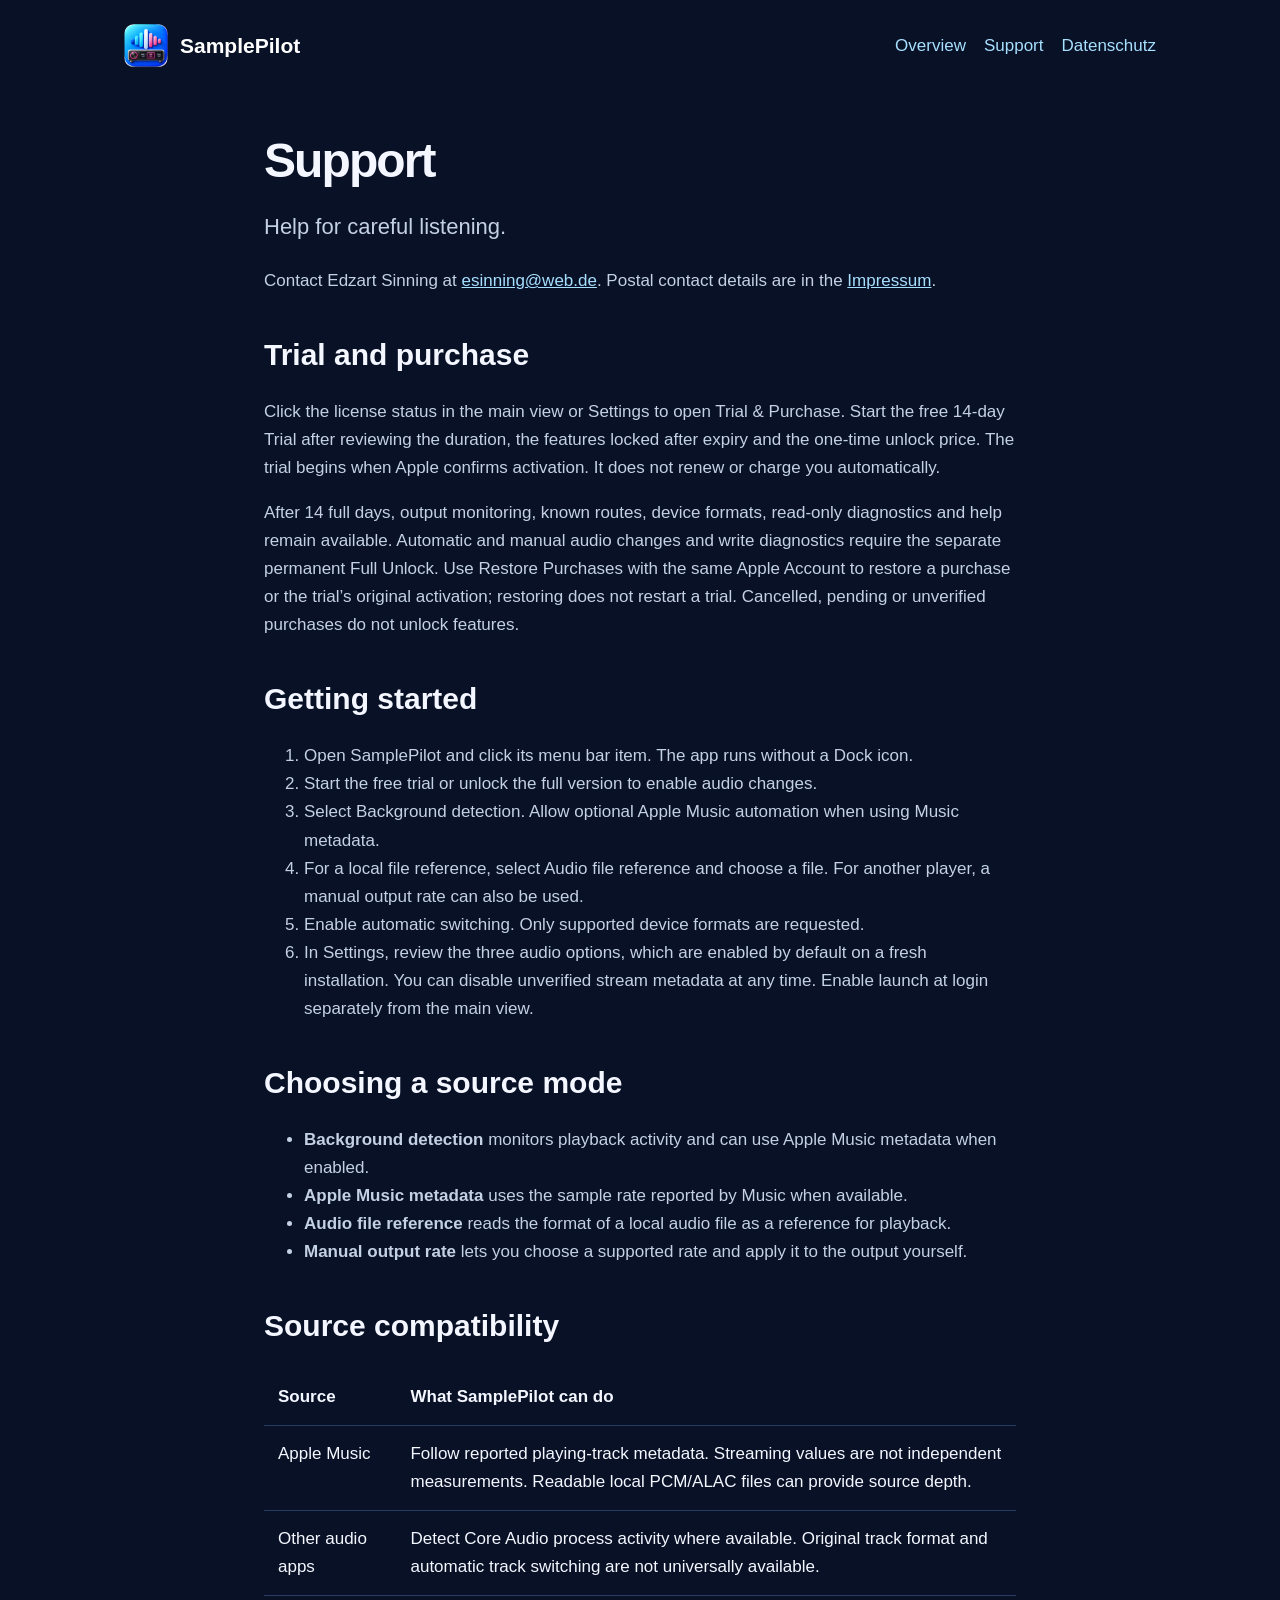
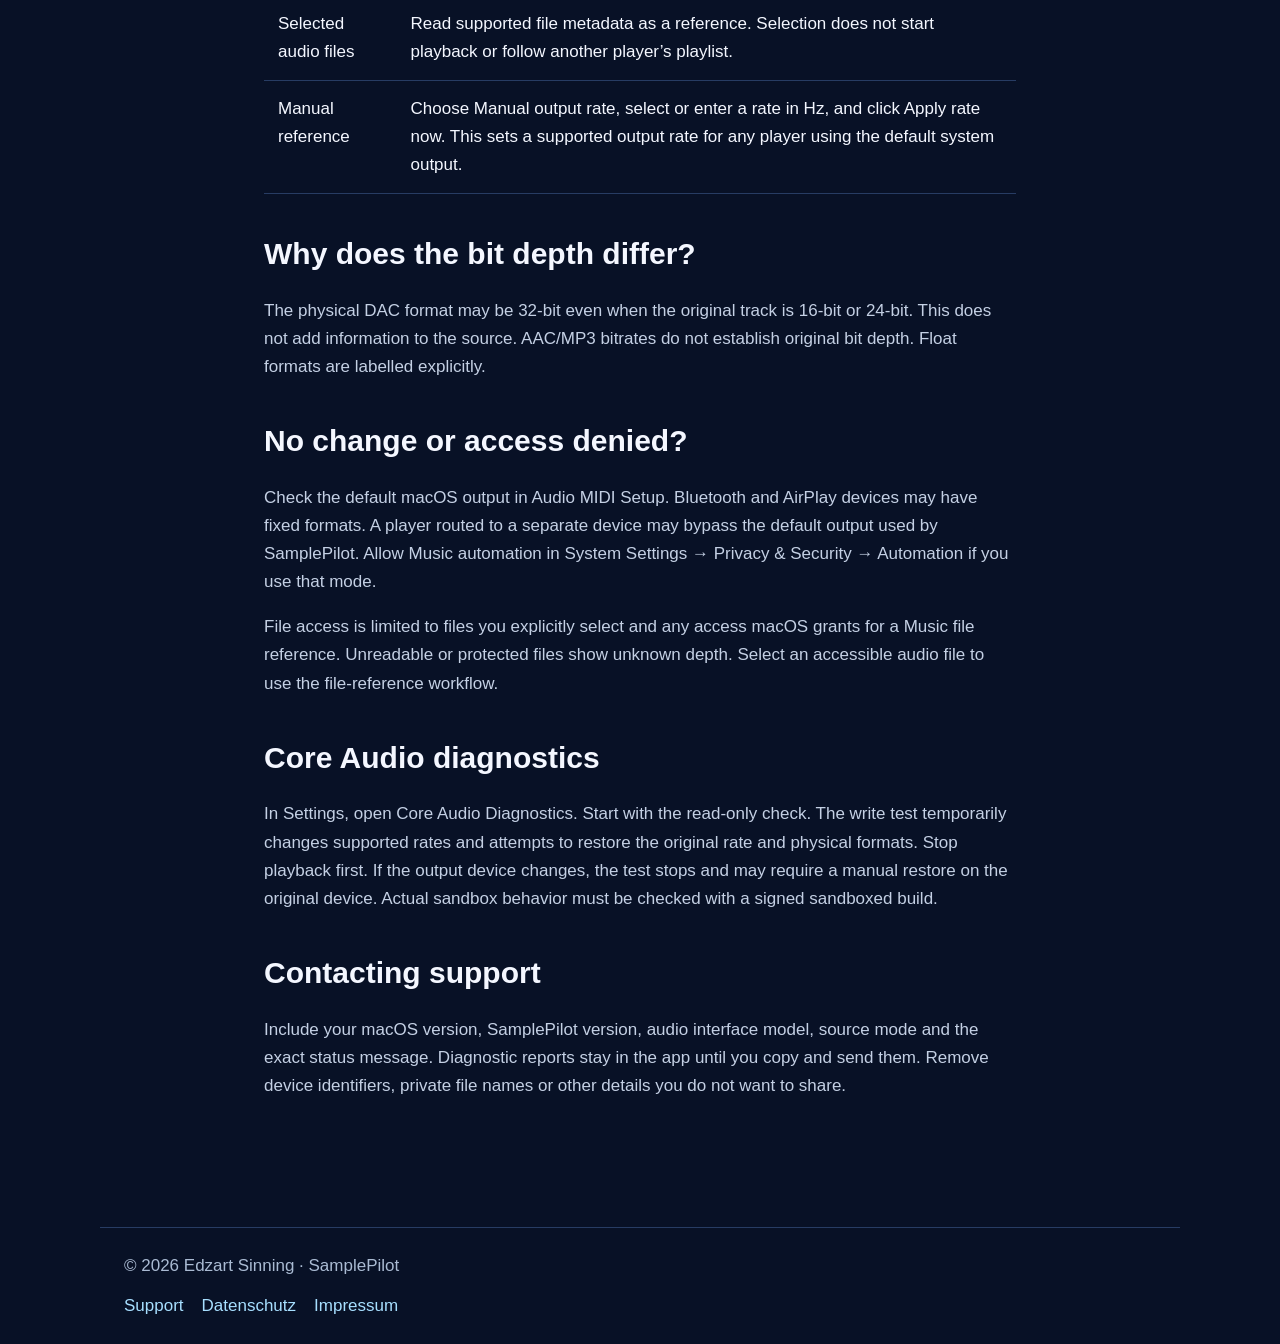
<file: support.html>
<!doctype html>
<html lang="en"><head><meta charset="utf-8"><meta name="viewport" content="width=device-width, initial-scale=1"><title>Support — SamplePilot</title><meta name="description" content="Help with SamplePilot setup, music sources, DAC formats and Core Audio diagnostics."><link rel="icon" href="assets/samplepilot-64.png"><link rel="stylesheet" href="assets/style.css"></head>
<body><a class="skip" href="#content">Skip to content</a><header><a class="brand" href="index.html"><img src="assets/samplepilot-128.png" alt="">SamplePilot</a><nav aria-label="Main navigation"><a href="index.html">Overview</a><a href="support.html">Support</a><a href="privacy.html">Datenschutz</a></nav></header><main id="content" class="prose"><h1>Support</h1><p class="lead">Help for careful listening.</p><p>Contact Edzart Sinning at <a href="mailto:esinning@web.de?subject=SamplePilot%20Support">esinning@web.de</a>. Postal contact details are in the <a href="imprint.html">Impressum</a>.</p><h2>Trial and purchase</h2><p>Click the license status in the main view or Settings to open Trial &amp; Purchase. Start the free 14-day Trial after reviewing the duration, the features locked after expiry and the one-time unlock price. The trial begins when Apple confirms activation. It does not renew or charge you automatically.</p><p>After 14 full days, output monitoring, known routes, device formats, read-only diagnostics and help remain available. Automatic and manual audio changes and write diagnostics require the separate permanent Full Unlock. Use Restore Purchases with the same Apple Account to restore a purchase or the trial’s original activation; restoring does not restart a trial. Cancelled, pending or unverified purchases do not unlock features.</p><h2>Getting started</h2><ol><li>Open SamplePilot and click its menu bar item. The app runs without a Dock icon.</li><li>Start the free trial or unlock the full version to enable audio changes.</li><li>Select Background detection. Allow optional Apple Music automation when using Music metadata.</li><li>For a local file reference, select Audio file reference and choose a file. For another player, a manual output rate can also be used.</li><li>Enable automatic switching. Only supported device formats are requested.</li><li>In Settings, review the three audio options, which are enabled by default on a fresh installation. You can disable unverified stream metadata at any time. Enable launch at login separately from the main view.</li></ol><h2>Choosing a source mode</h2><ul><li><strong>Background detection</strong> monitors playback activity and can use Apple Music metadata when enabled.</li><li><strong>Apple Music metadata</strong> uses the sample rate reported by Music when available.</li><li><strong>Audio file reference</strong> reads the format of a local audio file as a reference for playback.</li><li><strong>Manual output rate</strong> lets you choose a supported rate and apply it to the output yourself.</li></ul><h2>Source compatibility</h2><table><thead><tr><th>Source</th><th>What SamplePilot can do</th></tr></thead><tbody><tr><td>Apple Music</td><td>Follow reported playing-track metadata. Streaming values are not independent measurements. Readable local PCM/ALAC files can provide source depth.</td></tr><tr><td>Other audio apps</td><td>Detect Core Audio process activity where available. Original track format and automatic track switching are not universally available.</td></tr><tr><td>Selected audio files</td><td>Read supported file metadata as a reference. Selection does not start playback or follow another player’s playlist.</td></tr><tr><td>Manual reference</td><td>Choose Manual output rate, select or enter a rate in Hz, and click Apply rate now. This sets a supported output rate for any player using the default system output.</td></tr></tbody></table><h2>Why does the bit depth differ?</h2><p>The physical DAC format may be 32-bit even when the original track is 16-bit or 24-bit. This does not add information to the source. AAC/MP3 bitrates do not establish original bit depth. Float formats are labelled explicitly.</p><h2>No change or access denied?</h2><p>Check the default macOS output in Audio MIDI Setup. Bluetooth and AirPlay devices may have fixed formats. A player routed to a separate device may bypass the default output used by SamplePilot. Allow Music automation in System Settings → Privacy &amp; Security → Automation if you use that mode.</p><p>File access is limited to files you explicitly select and any access macOS grants for a Music file reference. Unreadable or protected files show unknown depth. Select an accessible audio file to use the file-reference workflow.</p><h2>Core Audio diagnostics</h2><p>In Settings, open Core Audio Diagnostics. Start with the read-only check. The write test temporarily changes supported rates and attempts to restore the original rate and physical formats. Stop playback first. If the output device changes, the test stops and may require a manual restore on the original device. Actual sandbox behavior must be checked with a signed sandboxed build.</p><h2>Contacting support</h2><p>Include your macOS version, SamplePilot version, audio interface model, source mode and the exact status message. Diagnostic reports stay in the app until you copy and send them. Remove device identifiers, private file names or other details you do not want to share.</p></main><footer>© 2026 Edzart Sinning · SamplePilot<nav aria-label="Rechtliches und Support"><a href="support.html">Support</a><a href="privacy.html">Datenschutz</a><a href="imprint.html">Impressum</a></nav></footer></body></html>
</file>
<file: assets/style.css>
*{box-sizing:border-box}body{margin:0;background:#081126;color:#f4f7ff;font:17px/1.65 -apple-system,BlinkMacSystemFont,"Segoe UI",sans-serif}header,main,footer{max-width:1080px;margin:auto;padding:24px}header{display:flex;justify-content:space-between;align-items:center;gap:20px}.brand{display:flex;align-items:center;gap:12px;font-size:21px;font-weight:750;text-decoration:none;color:#fff}.brand img{width:44px;height:44px;border-radius:10px}nav{display:flex;flex-wrap:wrap;gap:18px}a{color:#a7dfff}nav a{text-decoration:none}main{min-height:65vh}.hero{display:grid;grid-template-columns:1.2fr .8fr;gap:48px;align-items:center;padding:60px 0}.hero img{width:100%;max-width:350px;border-radius:26px;box-shadow:0 22px 70px #0006}h1{font-size:clamp(38px,6vw,70px);line-height:1.06;letter-spacing:-.04em;margin:20px 0}h2{font-size:30px;line-height:1.2;margin-top:42px}h3{margin:0 0 10px}p,li{color:#c4d0e4}.lead{font-size:22px}.pill{display:inline-block;background:#233756;padding:6px 15px;border-radius:22px;color:#c2dcff}.button{display:inline-block;background:#178bff;color:#fff;border-radius:12px;padding:12px 20px;text-decoration:none;font-weight:650}.grid{display:grid;grid-template-columns:repeat(3,1fr);gap:18px;margin:28px 0}.card{padding:24px;border-radius:18px;background:#121f3b;border:1px solid #273c63}.note{padding:20px;border-left:3px solid #e16baf;background:#161e37;border-radius:0 12px 12px 0}.prose{max-width:800px;padding-bottom:60px}.prose h1{font-size:48px}footer{border-top:1px solid #273c63;color:#aabbd3;margin-top:50px}footer nav{margin-top:12px}table{border-collapse:collapse;width:100%;margin:22px 0}td,th{text-align:left;padding:14px;border-bottom:1px solid #273c63;vertical-align:top}.skip{position:absolute;left:-9999px}.skip:focus{left:12px;top:12px;background:#fff;color:#000;padding:12px}a:focus-visible{outline:3px solid #e16baf;outline-offset:5px}@media(max-width:700px){header{align-items:flex-start;flex-direction:column}.hero,.grid{grid-template-columns:1fr}.hero{padding:25px 0;gap:25px}.hero img{max-width:240px}.prose h1{font-size:38px}td,th{padding:8px;font-size:14px}}
</file>
